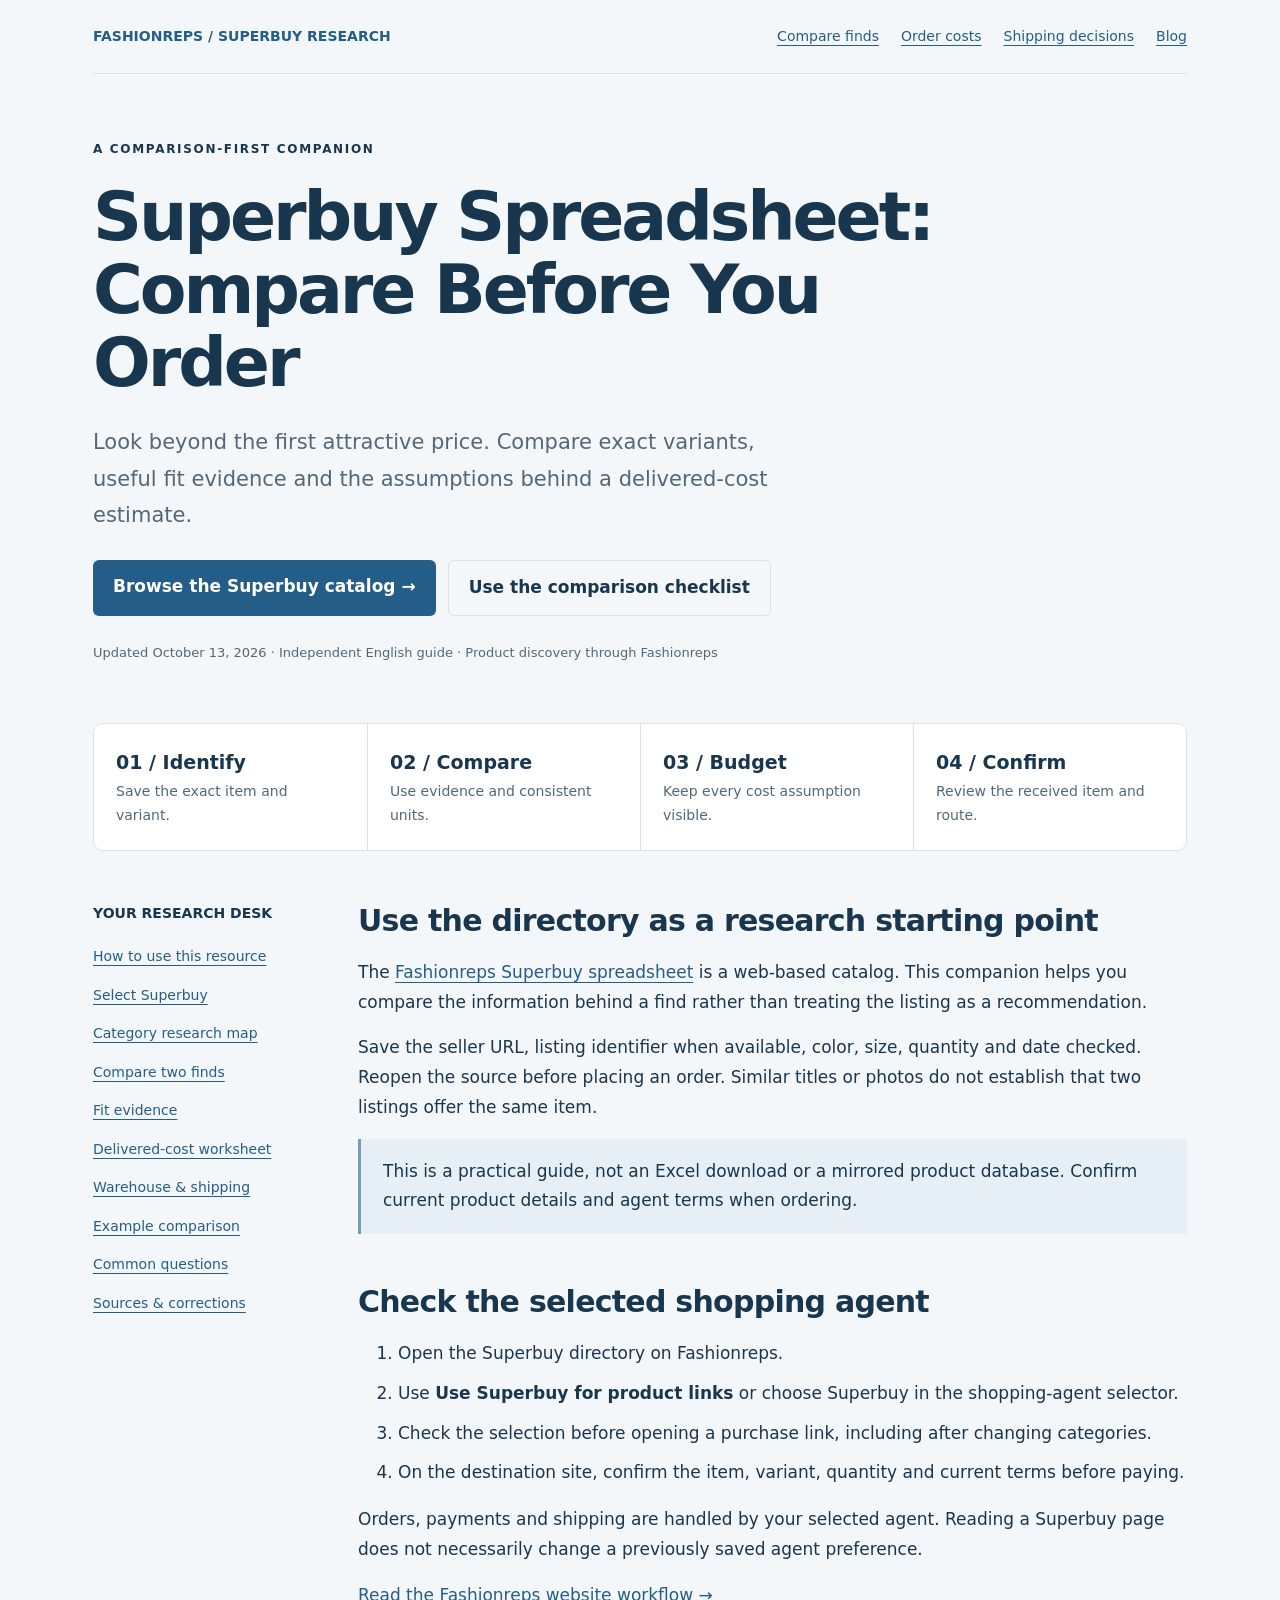
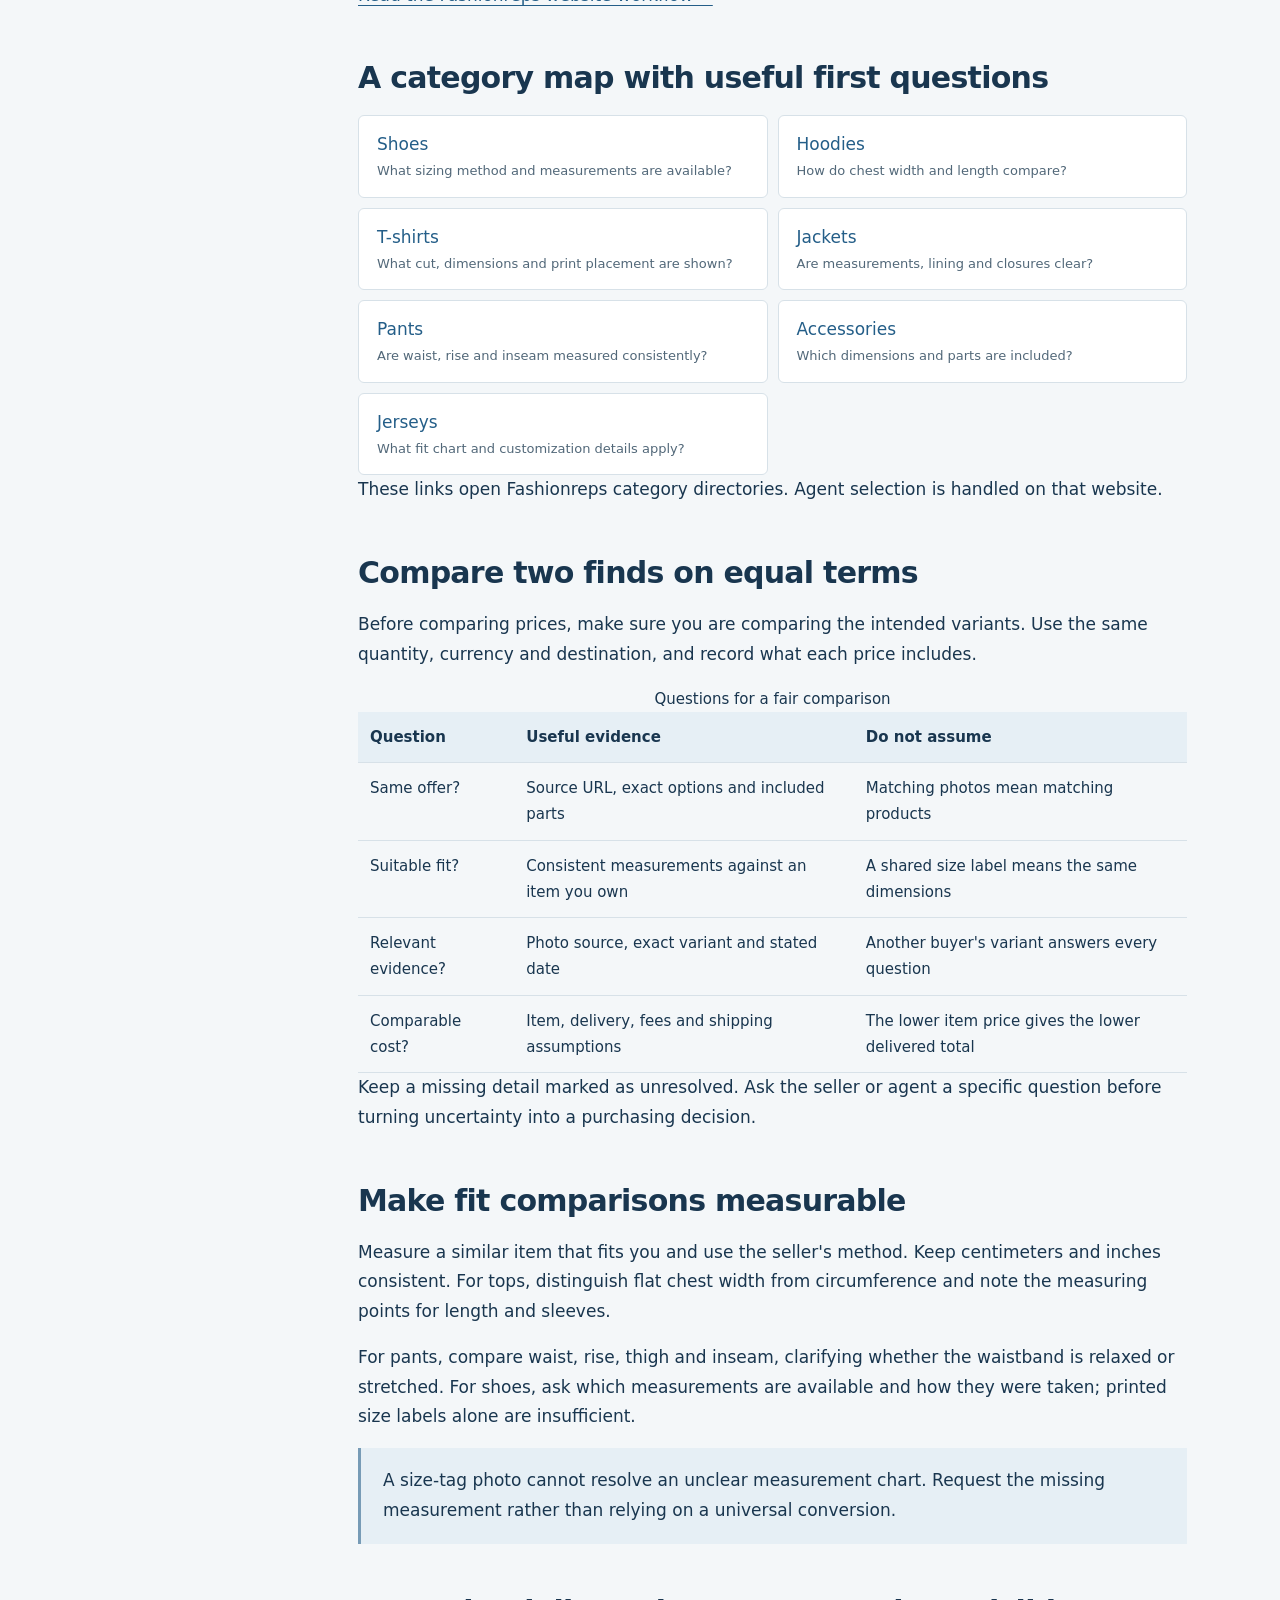
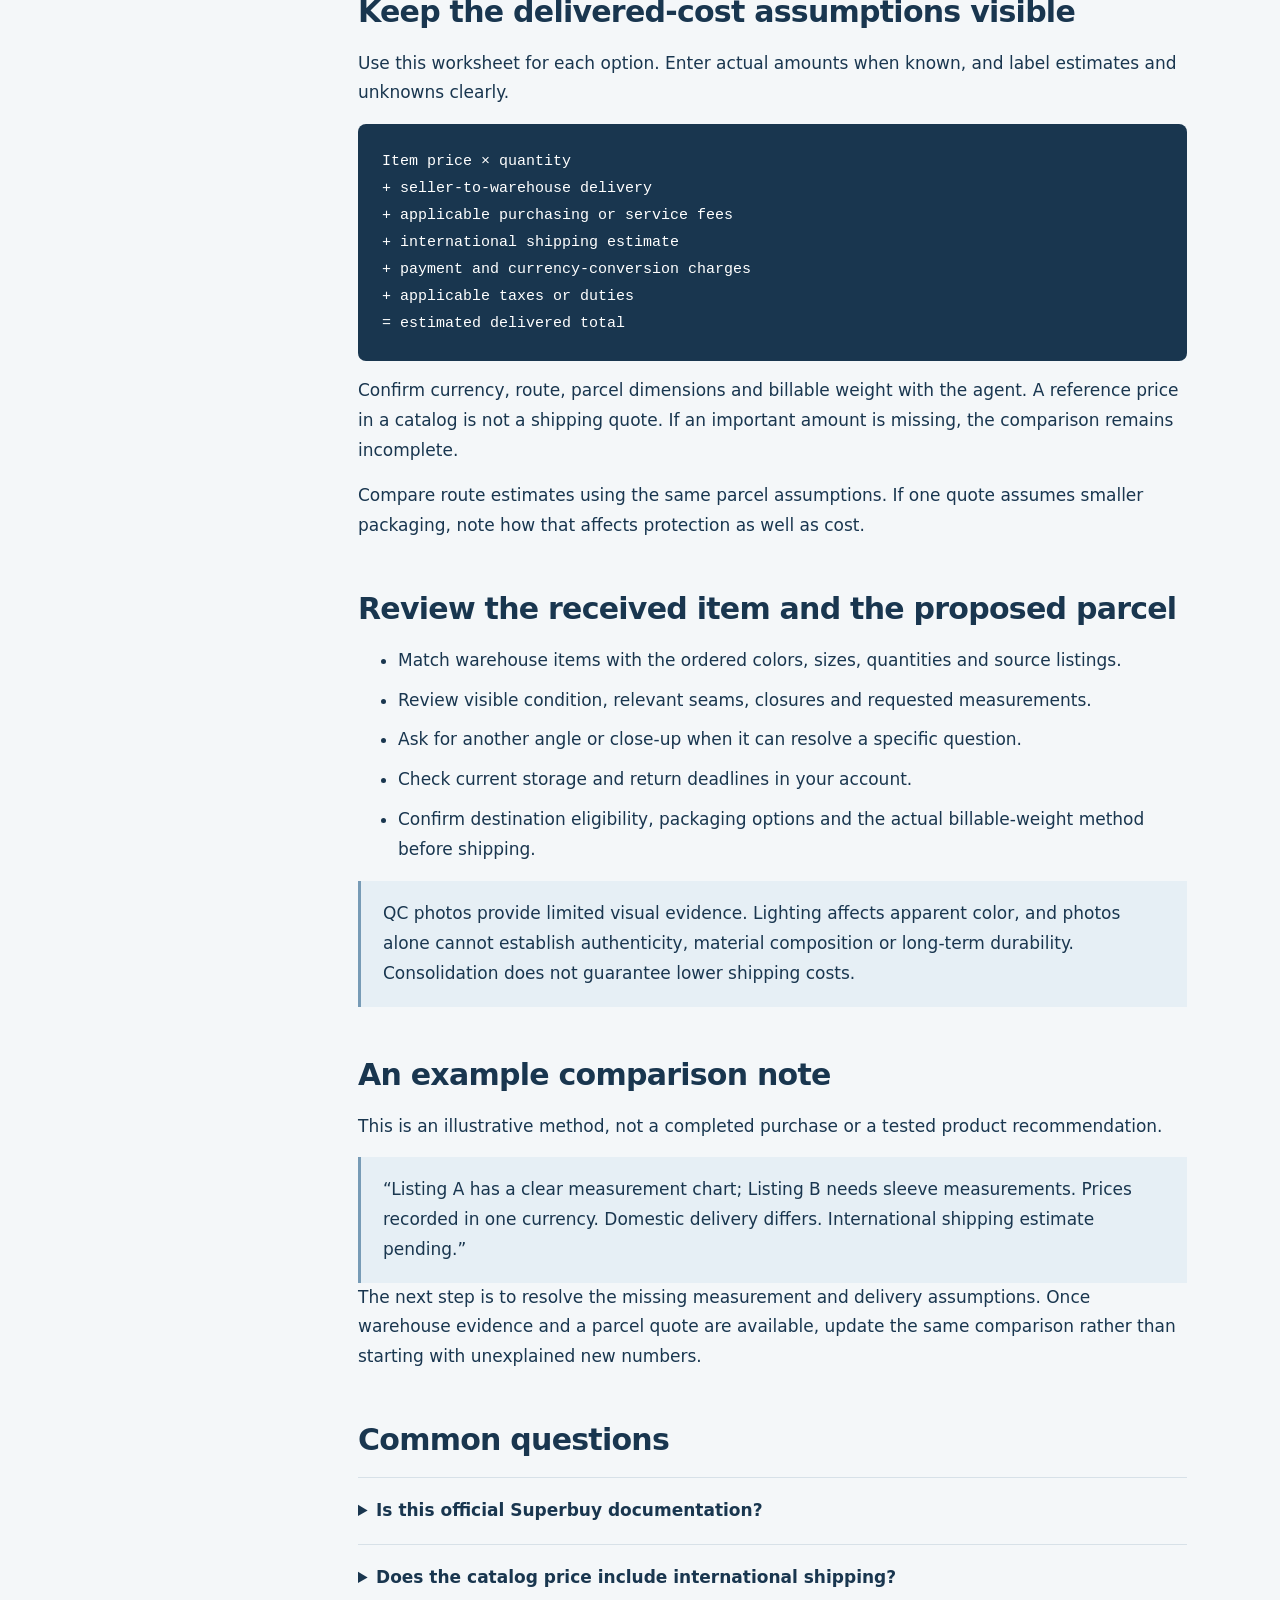
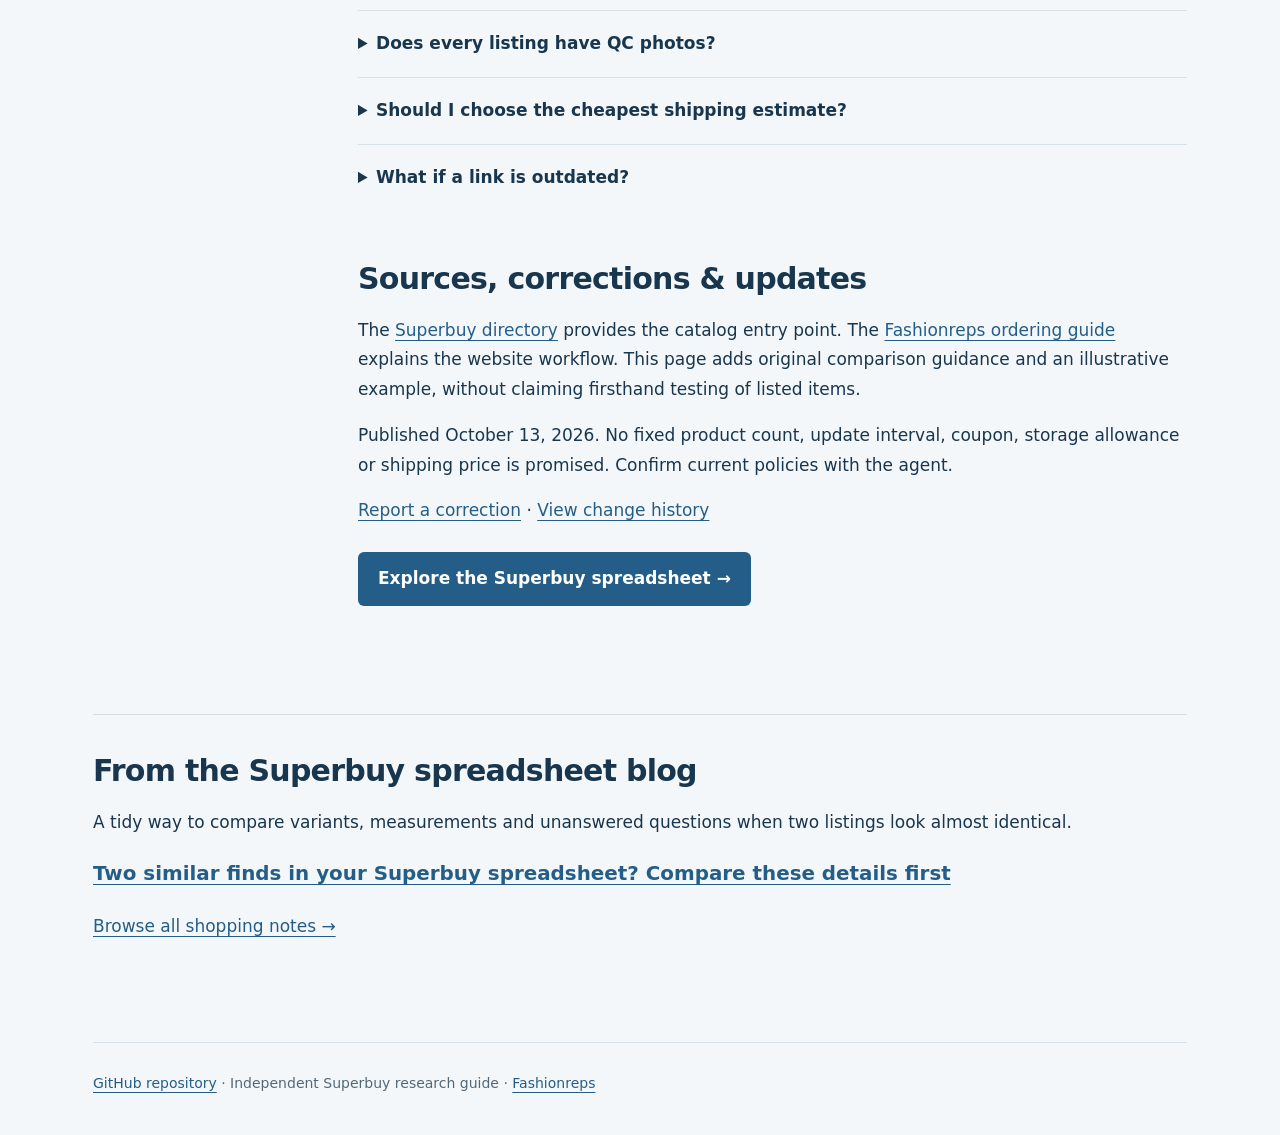
<file: index.html>
<!doctype html>
<html lang="en"><head><meta charset="utf-8"><meta name="viewport" content="width=device-width, initial-scale=1">
<title>Superbuy Spreadsheet Guide: Compare Finds, Fit &amp; Order Costs</title>
<meta name="description" content="Use a Superbuy spreadsheet with a clear comparison method. Check product variants, fit evidence, fees and shipping assumptions before placing your order.">
<link rel="canonical" href="https://superbuysheet.github.io/Superbuy-Spreadsheet/">
<meta property="og:title" content="Superbuy Spreadsheet: Compare Before You Order"><meta property="og:description" content="A practical product research and delivered-cost comparison guide."><meta property="og:type" content="website"><meta property="og:url" content="https://superbuysheet.github.io/Superbuy-Spreadsheet/"><meta name="theme-color" content="#19364f"><style>
:root{color-scheme:light;--ink:#19364f;--muted:#526879;--paper:#f4f7f9;--line:#d7e1e8;--accent:#245e88}*{box-sizing:border-box}html{scroll-behavior:smooth;scroll-padding-top:25px}body{margin:0;background:var(--paper);color:var(--ink);font:17px/1.75 system-ui,-apple-system,"Segoe UI",sans-serif}a{color:var(--accent);text-underline-offset:4px}a:focus-visible,summary:focus-visible{outline:3px solid #b46117;outline-offset:5px}.wrap{max-width:1150px;margin:auto;padding:0 28px}.skip{position:absolute;top:-100px;background:white;padding:12px;z-index:10}.skip:focus{top:10px}.top{display:flex;justify-content:space-between;gap:20px;padding:24px 0;border-bottom:1px solid var(--line);font-size:14px}.brand{font-weight:750;text-decoration:none}.top nav{display:flex;gap:22px}.hero{padding:65px 0 42px;max-width:900px}.eyebrow{font-size:12px;font-weight:750;letter-spacing:.14em;text-transform:uppercase}h1{font-size:clamp(40px,6vw,68px);line-height:1.08;letter-spacing:-.045em;margin:20px 0 24px}.intro{font-size:21px;max-width:730px;color:var(--muted)}.actions{display:flex;flex-wrap:wrap;gap:12px;margin:26px 0}.button{background:var(--accent);color:white;padding:12px 20px;border-radius:6px;text-decoration:none;font-weight:650}.secondary{background:transparent;color:var(--ink);border:1px solid var(--line)}.meta{font-size:13px;color:var(--muted)}.route{display:grid;grid-template-columns:repeat(4,1fr);border:1px solid var(--line);border-radius:10px;margin-bottom:50px;overflow:hidden}.route div{padding:22px;background:white}.route div+div{border-left:1px solid var(--line)}.route b{display:block;font-size:19px}.route span{display:block;font-size:14px;color:var(--muted)}.layout{display:grid;grid-template-columns:210px minmax(0,1fr);gap:55px;padding-bottom:60px}.toc{position:sticky;top:24px;align-self:start;font-size:14px}.toc a{display:block;padding:7px 0}.toc strong{display:block;margin-bottom:12px}section{margin-bottom:48px}h2{font-size:30px;line-height:1.3;letter-spacing:-.025em;margin:0 0 18px}p{margin:0 0 16px}li{margin-bottom:10px}.note{border-left:3px solid #779bb6;background:#e6eff5;padding:18px 22px}.cards{display:grid;grid-template-columns:repeat(2,1fr);gap:10px}.cards a{display:block;background:white;border:1px solid var(--line);border-radius:6px;padding:14px 18px;text-decoration:none}.cards span{display:block;color:var(--muted);font-size:13px}.table-scroll{overflow-x:auto}table{width:100%;border-collapse:collapse;font-size:15px}th,td{padding:12px;border-bottom:1px solid var(--line);text-align:left;vertical-align:top}th{background:#e6eff5}.worksheet{background:#19364f;color:#fff;padding:24px;border-radius:8px;white-space:pre-wrap;font:15px/1.8 ui-monospace,monospace}details{border-top:1px solid var(--line);padding:18px 0}summary{cursor:pointer;font-weight:650}details p{margin-top:12px}.footer{border-top:1px solid var(--line);padding:28px 0 40px;font-size:14px;color:var(--muted)}@media(max-width:760px){.wrap{padding:0 20px}.top nav{flex-wrap:wrap;justify-content:flex-end;gap:10px}.hero{padding-top:40px}.intro{font-size:18px}.layout{grid-template-columns:1fr;gap:28px}.toc{position:static;border-bottom:1px solid var(--line);padding-bottom:20px}.toc a{display:inline-block;margin-right:14px}.route{grid-template-columns:1fr 1fr}.route div+div{border-left:0}.route div{border-bottom:1px solid var(--line)}.cards{grid-template-columns:1fr}}@media(prefers-reduced-motion:reduce){html{scroll-behavior:auto}}
</style></head>
<body><a class="skip" href="#guide">Skip to the guide</a><div class="wrap"><header class="top"><a class="brand" href="./">FASHIONREPS / SUPERBUY RESEARCH</a><nav aria-label="Main navigation"><a href="#compare">Compare finds</a><a href="#cost">Order costs</a><a href="#shipping">Shipping decisions</a><a href="blog.html">Blog</a></nav></header>
<main id="guide"><div class="hero"><div class="eyebrow">A comparison-first companion</div><h1>Superbuy Spreadsheet:<br>Compare Before You Order</h1><p class="intro">Look beyond the first attractive price. Compare exact variants, useful fit evidence and the assumptions behind a delivered-cost estimate.</p><div class="actions"><a class="button" href="https://fashion-reps.net/superbuy-spreadsheet">Browse the Superbuy catalog →</a><a class="button secondary" href="#compare">Use the comparison checklist</a></div><p class="meta">Updated <time datetime="2026-10-13">October 13, 2026</time> · Independent English guide · Product discovery through Fashionreps</p></div>
<div class="route" aria-label="Comparison stages"><div><b>01 / Identify</b><span>Save the exact item and variant.</span></div><div><b>02 / Compare</b><span>Use evidence and consistent units.</span></div><div><b>03 / Budget</b><span>Keep every cost assumption visible.</span></div><div><b>04 / Confirm</b><span>Review the received item and route.</span></div></div>
<div class="layout"><aside class="toc"><nav aria-label="Guide contents"><strong>YOUR RESEARCH DESK</strong><a href="#overview">How to use this resource</a><a href="#agent">Select Superbuy</a><a href="#categories">Category research map</a><a href="#compare">Compare two finds</a><a href="#fit">Fit evidence</a><a href="#cost">Delivered-cost worksheet</a><a href="#shipping">Warehouse &amp; shipping</a><a href="#example">Example comparison</a><a href="#faq">Common questions</a><a href="#sources">Sources &amp; corrections</a></nav></aside><article>
<section id="overview"><h2>Use the directory as a research starting point</h2><p>The <a href="https://fashion-reps.net/superbuy-spreadsheet">Fashionreps Superbuy spreadsheet</a> is a web-based catalog. This companion helps you compare the information behind a find rather than treating the listing as a recommendation.</p><p>Save the seller URL, listing identifier when available, color, size, quantity and date checked. Reopen the source before placing an order. Similar titles or photos do not establish that two listings offer the same item.</p><div class="note">This is a practical guide, not an Excel download or a mirrored product database. Confirm current product details and agent terms when ordering.</div></section>
<section id="agent"><h2>Check the selected shopping agent</h2><ol><li>Open the Superbuy directory on Fashionreps.</li><li>Use <strong>Use Superbuy for product links</strong> or choose Superbuy in the shopping-agent selector.</li><li>Check the selection before opening a purchase link, including after changing categories.</li><li>On the destination site, confirm the item, variant, quantity and current terms before paying.</li></ol><p>Orders, payments and shipping are handled by your selected agent. Reading a Superbuy page does not necessarily change a previously saved agent preference.</p><p><a href="https://fashion-reps.net/how-it-works">Read the Fashionreps website workflow →</a></p></section>
<section id="categories"><h2>A category map with useful first questions</h2><div class="cards"><a href="https://fashion-reps.net/shoes">Shoes<span>What sizing method and measurements are available?</span></a><a href="https://fashion-reps.net/hoodies">Hoodies<span>How do chest width and length compare?</span></a><a href="https://fashion-reps.net/t-shirts">T-shirts<span>What cut, dimensions and print placement are shown?</span></a><a href="https://fashion-reps.net/jackets">Jackets<span>Are measurements, lining and closures clear?</span></a><a href="https://fashion-reps.net/pants">Pants<span>Are waist, rise and inseam measured consistently?</span></a><a href="https://fashion-reps.net/accessories">Accessories<span>Which dimensions and parts are included?</span></a><a href="https://fashion-reps.net/jersey">Jerseys<span>What fit chart and customization details apply?</span></a></div><p>These links open Fashionreps category directories. Agent selection is handled on that website.</p></section>
<section id="compare"><h2>Compare two finds on equal terms</h2><p>Before comparing prices, make sure you are comparing the intended variants. Use the same quantity, currency and destination, and record what each price includes.</p><div class="table-scroll"><table><caption>Questions for a fair comparison</caption><thead><tr><th scope="col">Question</th><th scope="col">Useful evidence</th><th scope="col">Do not assume</th></tr></thead><tbody><tr><td>Same offer?</td><td>Source URL, exact options and included parts</td><td>Matching photos mean matching products</td></tr><tr><td>Suitable fit?</td><td>Consistent measurements against an item you own</td><td>A shared size label means the same dimensions</td></tr><tr><td>Relevant evidence?</td><td>Photo source, exact variant and stated date</td><td>Another buyer's variant answers every question</td></tr><tr><td>Comparable cost?</td><td>Item, delivery, fees and shipping assumptions</td><td>The lower item price gives the lower delivered total</td></tr></tbody></table></div><p>Keep a missing detail marked as unresolved. Ask the seller or agent a specific question before turning uncertainty into a purchasing decision.</p></section>
<section id="fit"><h2>Make fit comparisons measurable</h2><p>Measure a similar item that fits you and use the seller's method. Keep centimeters and inches consistent. For tops, distinguish flat chest width from circumference and note the measuring points for length and sleeves.</p><p>For pants, compare waist, rise, thigh and inseam, clarifying whether the waistband is relaxed or stretched. For shoes, ask which measurements are available and how they were taken; printed size labels alone are insufficient.</p><div class="note">A size-tag photo cannot resolve an unclear measurement chart. Request the missing measurement rather than relying on a universal conversion.</div></section>
<section id="cost"><h2>Keep the delivered-cost assumptions visible</h2><p>Use this worksheet for each option. Enter actual amounts when known, and label estimates and unknowns clearly.</p><pre class="worksheet">Item price × quantity
+ seller-to-warehouse delivery
+ applicable purchasing or service fees
+ international shipping estimate
+ payment and currency-conversion charges
+ applicable taxes or duties
= estimated delivered total</pre><p>Confirm currency, route, parcel dimensions and billable weight with the agent. A reference price in a catalog is not a shipping quote. If an important amount is missing, the comparison remains incomplete.</p><p>Compare route estimates using the same parcel assumptions. If one quote assumes smaller packaging, note how that affects protection as well as cost.</p></section>
<section id="shipping"><h2>Review the received item and the proposed parcel</h2><ul><li>Match warehouse items with the ordered colors, sizes, quantities and source listings.</li><li>Review visible condition, relevant seams, closures and requested measurements.</li><li>Ask for another angle or close-up when it can resolve a specific question.</li><li>Check current storage and return deadlines in your account.</li><li>Confirm destination eligibility, packaging options and the actual billable-weight method before shipping.</li></ul><div class="note">QC photos provide limited visual evidence. Lighting affects apparent color, and photos alone cannot establish authenticity, material composition or long-term durability. Consolidation does not guarantee lower shipping costs.</div></section>
<section id="example"><h2>An example comparison note</h2><p>This is an illustrative method, not a completed purchase or a tested product recommendation.</p><div class="note">“Listing A has a clear measurement chart; Listing B needs sleeve measurements. Prices recorded in one currency. Domestic delivery differs. International shipping estimate pending.”</div><p>The next step is to resolve the missing measurement and delivery assumptions. Once warehouse evidence and a parcel quote are available, update the same comparison rather than starting with unexplained new numbers.</p></section>
<section id="faq"><h2>Common questions</h2><details><summary>Is this official Superbuy documentation?</summary><p>No. This independent guide links to Fashionreps. Platform and brand names identify services or listings without implying endorsement.</p></details><details><summary>Does the catalog price include international shipping?</summary><p>Treat it as a reference item price. Confirm delivery, fees, shipping and other applicable costs on the agent's site.</p></details><details><summary>Does every listing have QC photos?</summary><p>Check the individual listing for available evidence. Coverage is not guaranteed, and a photo set may not answer your fit or quality question.</p></details><details><summary>Should I choose the cheapest shipping estimate?</summary><p>Compare eligibility, parcel assumptions, packaging and current terms first. This guide does not recommend a universal route or guarantee delivery time.</p></details><details><summary>What if a link is outdated?</summary><p>Check the source and report the URL, expected result, actual result and date checked through the repository's correction link. Do not include private order or account details.</p></details></section>
<section id="sources"><h2>Sources, corrections &amp; updates</h2><p>The <a href="https://fashion-reps.net/superbuy-spreadsheet">Superbuy directory</a> provides the catalog entry point. The <a href="https://fashion-reps.net/how-it-works">Fashionreps ordering guide</a> explains the website workflow. This page adds original comparison guidance and an illustrative example, without claiming firsthand testing of listed items.</p><p>Published October 13, 2026. No fixed product count, update interval, coupon, storage allowance or shipping price is promised. Confirm current policies with the agent.</p><p><a href="https://github.com/superbuysheet/Superbuy-Spreadsheet/issues/new">Report a correction</a> · <a href="https://github.com/superbuysheet/Superbuy-Spreadsheet/commits/main/">View change history</a></p><div class="actions"><a class="button" href="https://fashion-reps.net/superbuy-spreadsheet">Explore the Superbuy spreadsheet →</a></div></section>
</article></div><!-- fleet-blog:start --><section id="blog" style="padding:36px 0;border-top:1px solid #d9dedc"><h2>From the Superbuy spreadsheet blog</h2><p>A tidy way to compare variants, measurements and unanswered questions when two listings look almost identical.</p><h3><a href="blog-compare-two-finds-before-ordering.html">Two similar finds in your Superbuy spreadsheet? Compare these details first</a></h3><p><a href="blog.html">Browse all shopping notes →</a></p></section><!-- fleet-blog:end --></main><footer class="footer"><a href="https://github.com/superbuysheet/Superbuy-Spreadsheet">GitHub repository</a> · Independent Superbuy research guide · <a href="https://fashion-reps.net/">Fashionreps</a></footer></div></body></html>
</file>
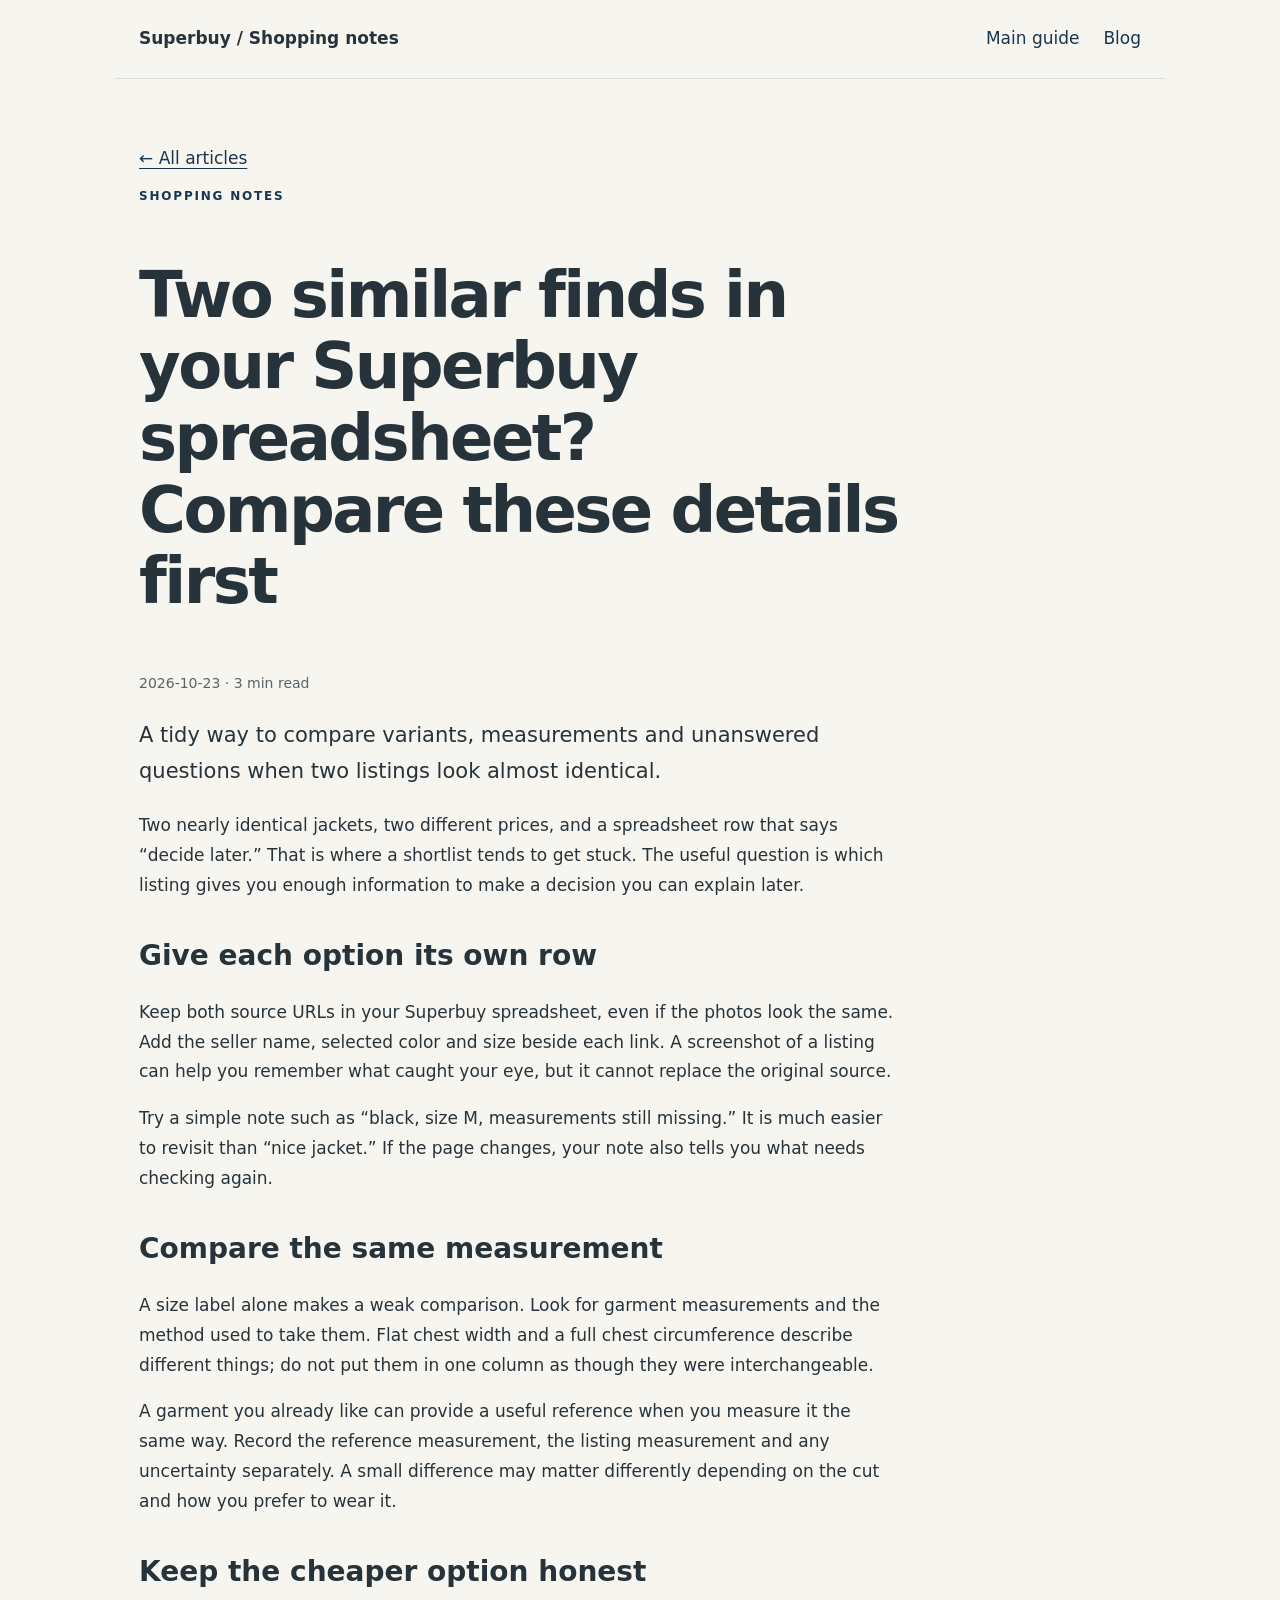
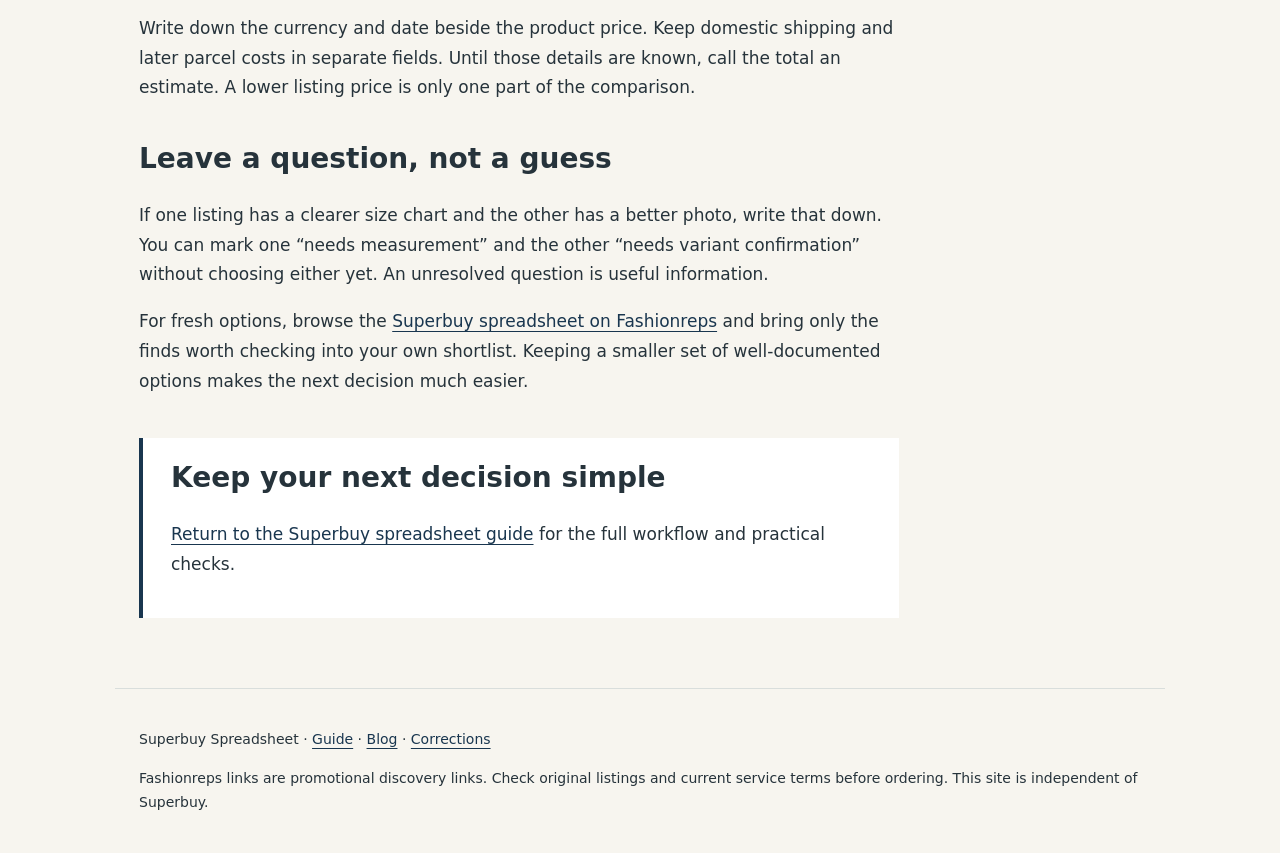
<file: blog-compare-two-finds-before-ordering.html>
<!doctype html><html lang="en"><head><meta charset="utf-8"><meta name="viewport" content="width=device-width,initial-scale=1"><title>Two similar finds in your Superbuy spreadsheet? Compare these details first</title><meta name="description" content="A tidy way to compare variants, measurements and unanswered questions when two listings look almost identical."><link rel="canonical" href="https://superbuysheet.github.io/Superbuy-Spreadsheet/blog-compare-two-finds-before-ordering.html"><link rel="stylesheet" href="blog.css"><script type="application/ld+json">{"@context": "https://schema.org", "@type": "BlogPosting", "url": "https://superbuysheet.github.io/Superbuy-Spreadsheet/blog-compare-two-finds-before-ordering.html", "name": "Two similar finds in your Superbuy spreadsheet? Compare these details first", "description": "A tidy way to compare variants, measurements and unanswered questions when two listings look almost identical.", "inLanguage": "en", "dateModified": "2026-10-23", "headline": "Two similar finds in your Superbuy spreadsheet? Compare these details first", "datePublished": "2026-10-23", "mainEntityOfPage": "https://superbuysheet.github.io/Superbuy-Spreadsheet/blog-compare-two-finds-before-ordering.html"}</script></head><body><a class="skip" href="#content">Skip to content</a><header><strong>Superbuy / Shopping notes</strong><nav aria-label="Main navigation"><a href="index.html">Main guide</a><a href="blog.html">Blog</a></nav></header><main id="content"><article class="article"><a href="blog.html">← All articles</a><p class="eyebrow">Shopping notes</p><h1>Two similar finds in your Superbuy spreadsheet? Compare these details first</h1><p class="meta"><time datetime="2026-10-23">2026-10-23</time> · 3 min read</p><p class="lead">A tidy way to compare variants, measurements and unanswered questions when two listings look almost identical.</p><p>Two nearly identical jackets, two different prices, and a spreadsheet row that says “decide later.” That is where a shortlist tends to get stuck. The useful question is which listing gives you enough information to make a decision you can explain later.</p><h2>Give each option its own row</h2><p>Keep both source URLs in your Superbuy spreadsheet, even if the photos look the same. Add the seller name, selected color and size beside each link. A screenshot of a listing can help you remember what caught your eye, but it cannot replace the original source.</p><p>Try a simple note such as “black, size M, measurements still missing.” It is much easier to revisit than “nice jacket.” If the page changes, your note also tells you what needs checking again.</p><h2>Compare the same measurement</h2><p>A size label alone makes a weak comparison. Look for garment measurements and the method used to take them. Flat chest width and a full chest circumference describe different things; do not put them in one column as though they were interchangeable.</p><p>A garment you already like can provide a useful reference when you measure it the same way. Record the reference measurement, the listing measurement and any uncertainty separately. A small difference may matter differently depending on the cut and how you prefer to wear it.</p><h2>Keep the cheaper option honest</h2><p>Write down the currency and date beside the product price. Keep domestic shipping and later parcel costs in separate fields. Until those details are known, call the total an estimate. A lower listing price is only one part of the comparison.</p><h2>Leave a question, not a guess</h2><p>If one listing has a clearer size chart and the other has a better photo, write that down. You can mark one “needs measurement” and the other “needs variant confirmation” without choosing either yet. An unresolved question is useful information.</p><p>For fresh options, browse the <a href="https://fashion-reps.net/superbuy-spreadsheet" rel="sponsored">Superbuy spreadsheet on Fashionreps</a> and bring only the finds worth checking into your own shortlist. Keeping a smaller set of well-documented options makes the next decision much easier.</p><aside class="cta"><h2>Keep your next decision simple</h2><p><a href="index.html">Return to the Superbuy spreadsheet guide</a> for the full workflow and practical checks.</p></aside></article></main><footer><p>Superbuy Spreadsheet · <a href="index.html">Guide</a> · <a href="blog.html">Blog</a> · <a href="https://github.com/superbuysheet/Superbuy-Spreadsheet/issues">Corrections</a></p><p>Fashionreps links are promotional discovery links. Check original listings and current service terms before ordering. This site is independent of Superbuy.</p></footer></body></html>
</file>
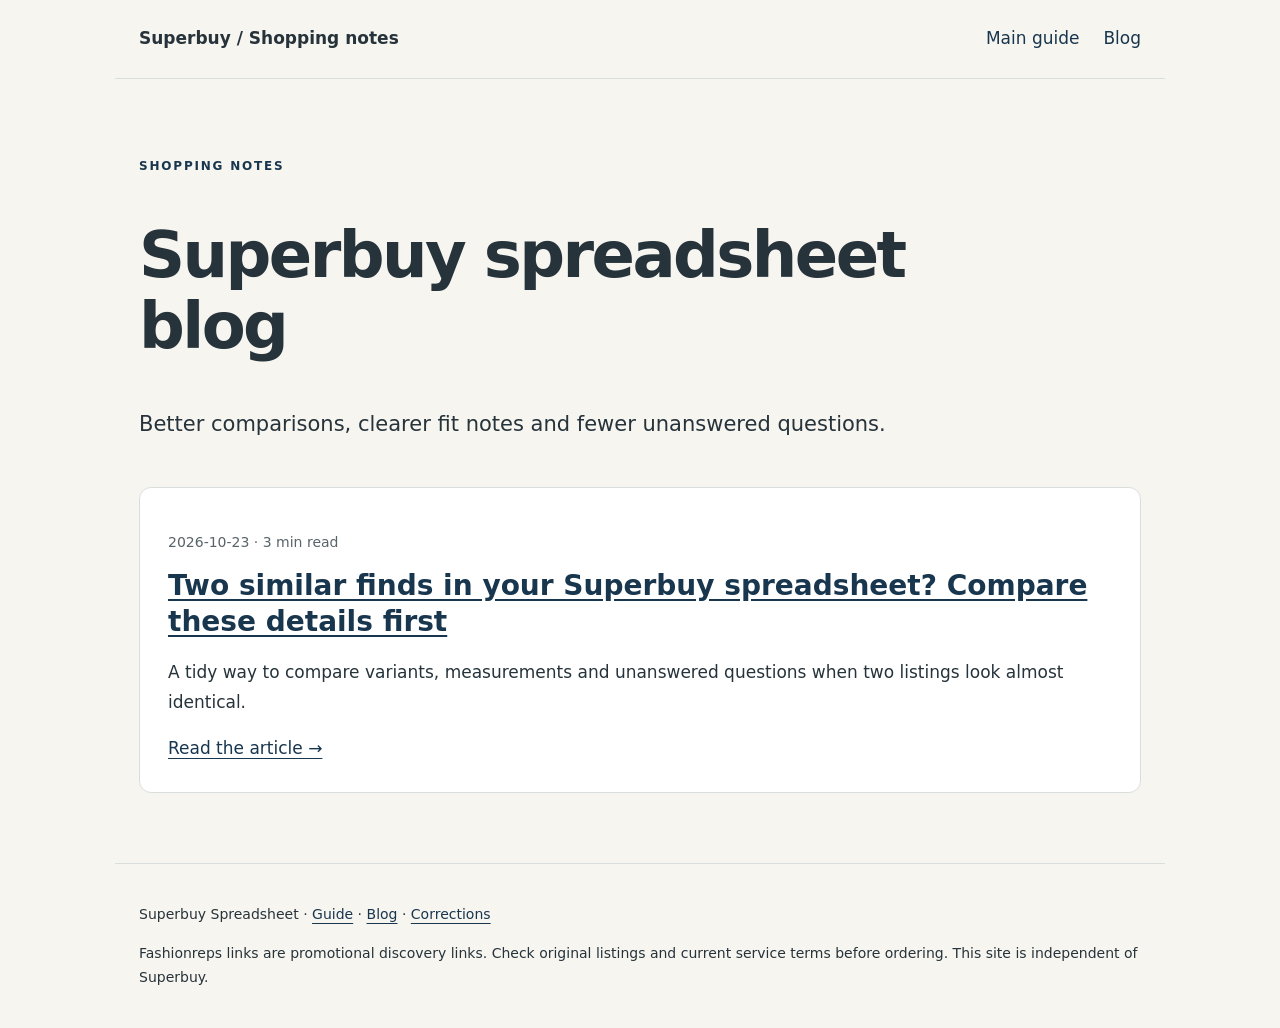
<file: blog.html>
<!doctype html><html lang="en"><head><meta charset="utf-8"><meta name="viewport" content="width=device-width,initial-scale=1"><title>Superbuy Spreadsheet Blog | Shopping Notes</title><meta name="description" content="Superbuy spreadsheet articles with practical shopping notes, source checks and parcel-planning ideas."><link rel="canonical" href="https://superbuysheet.github.io/Superbuy-Spreadsheet/blog.html"><link rel="stylesheet" href="blog.css"><script type="application/ld+json">{"@context": "https://schema.org", "@type": "CollectionPage", "url": "https://superbuysheet.github.io/Superbuy-Spreadsheet/blog.html", "name": "Superbuy Spreadsheet Blog | Shopping Notes", "description": "Superbuy spreadsheet articles with practical shopping notes, source checks and parcel-planning ideas.", "inLanguage": "en", "dateModified": "2026-10-23"}</script></head><body><a class="skip" href="#content">Skip to content</a><header><strong>Superbuy / Shopping notes</strong><nav aria-label="Main navigation"><a href="index.html">Main guide</a><a href="blog.html">Blog</a></nav></header><main id="content"><p class="eyebrow">Shopping notes</p><h1>Superbuy spreadsheet blog</h1><p class="lead">Better comparisons, clearer fit notes and fewer unanswered questions.</p><section class="posts" aria-label="Latest articles"><article class="post"><p class="meta"><time datetime="2026-10-23">2026-10-23</time> · 3 min read</p><h2><a href="blog-compare-two-finds-before-ordering.html">Two similar finds in your Superbuy spreadsheet? Compare these details first</a></h2><p>A tidy way to compare variants, measurements and unanswered questions when two listings look almost identical.</p><a href="blog-compare-two-finds-before-ordering.html">Read the article →</a></article></section></main><footer><p>Superbuy Spreadsheet · <a href="index.html">Guide</a> · <a href="blog.html">Blog</a> · <a href="https://github.com/superbuysheet/Superbuy-Spreadsheet/issues">Corrections</a></p><p>Fashionreps links are promotional discovery links. Check original listings and current service terms before ordering. This site is independent of Superbuy.</p></footer></body></html>
</file>
<file: blog.css>
:root{--accent:#19364f}*{box-sizing:border-box}body{margin:0;background:#f7f5ef;color:#26333b;font:17px/1.75 system-ui,sans-serif}a{color:var(--accent,#19364f);text-underline-offset:4px}a:focus-visible{outline:3px solid #df9d30;outline-offset:4px}header,main,footer{max-width:1050px;margin:auto;padding:24px}header{display:flex;justify-content:space-between;align-items:center;gap:20px;border-bottom:1px solid #d9dedc;flex-wrap:wrap}nav{display:flex;gap:24px;flex-wrap:wrap}nav a{text-decoration:none}main{padding-top:65px;padding-bottom:70px;min-height:70vh}h1{font-size:clamp(36px,5.5vw,64px);line-height:1.12;letter-spacing:-.04em;max-width:880px}h2{font-size:28px;line-height:1.3;margin-top:38px}h3{font-size:25px;line-height:1.35}.eyebrow{font-size:12px;font-weight:700;letter-spacing:.15em;text-transform:uppercase;color:var(--accent)}.lead{font-size:21px;max-width:750px}.meta{font-size:14px;color:#586469}.posts{margin-top:44px;display:grid;gap:24px}.post{padding:28px;border:1px solid #d9dedc;border-radius:12px;background:white}.post h2{margin:8px 0 14px}.article{max-width:760px}.article p,.article li{overflow-wrap:anywhere}.cta{padding:22px 28px;background:#fff;border-left:4px solid var(--accent);margin-top:42px}.cta h2{margin-top:0}footer{border-top:1px solid #d9dedc;font-size:14px}.skip{position:absolute;left:-10000px}.skip:focus{left:12px;background:white;padding:10px}@media(max-width:600px){header,main,footer{padding-left:20px;padding-right:20px}main{padding-top:38px}.post{padding:20px}nav{gap:16px}}
</file>
